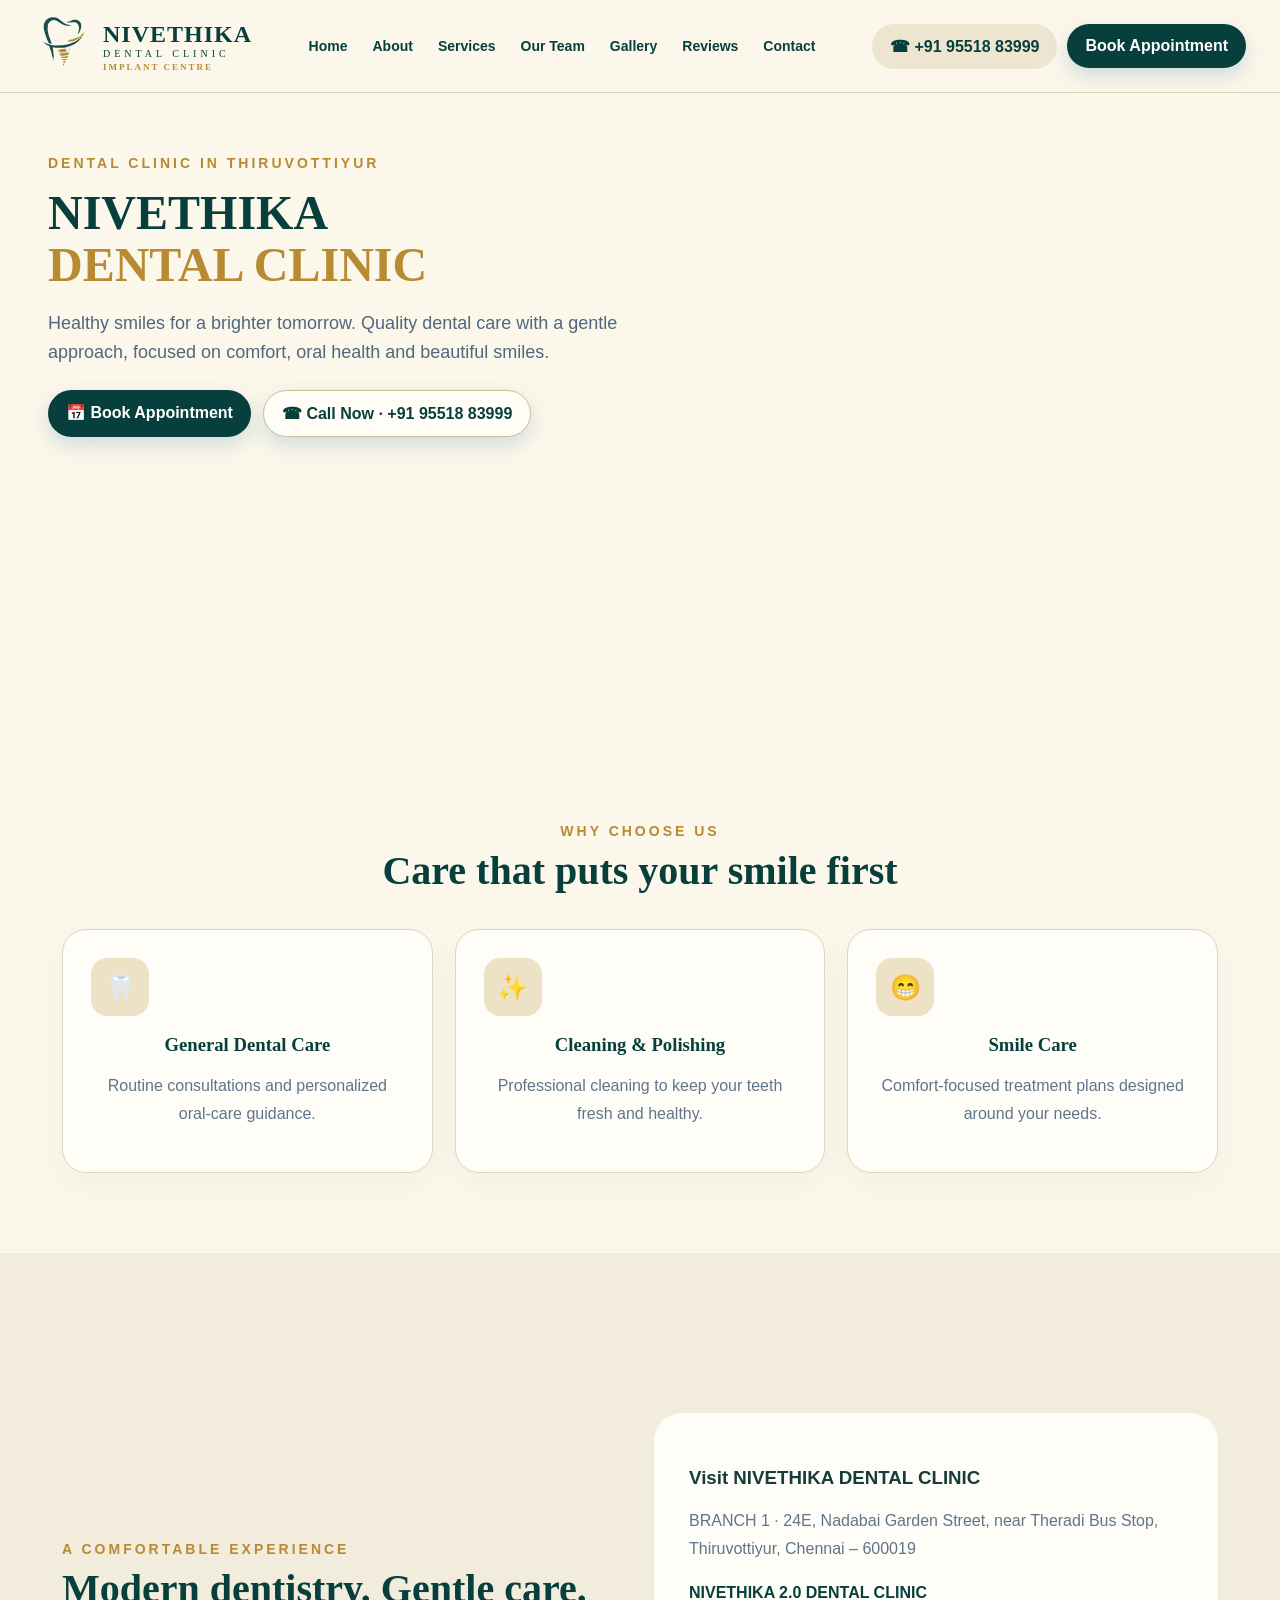
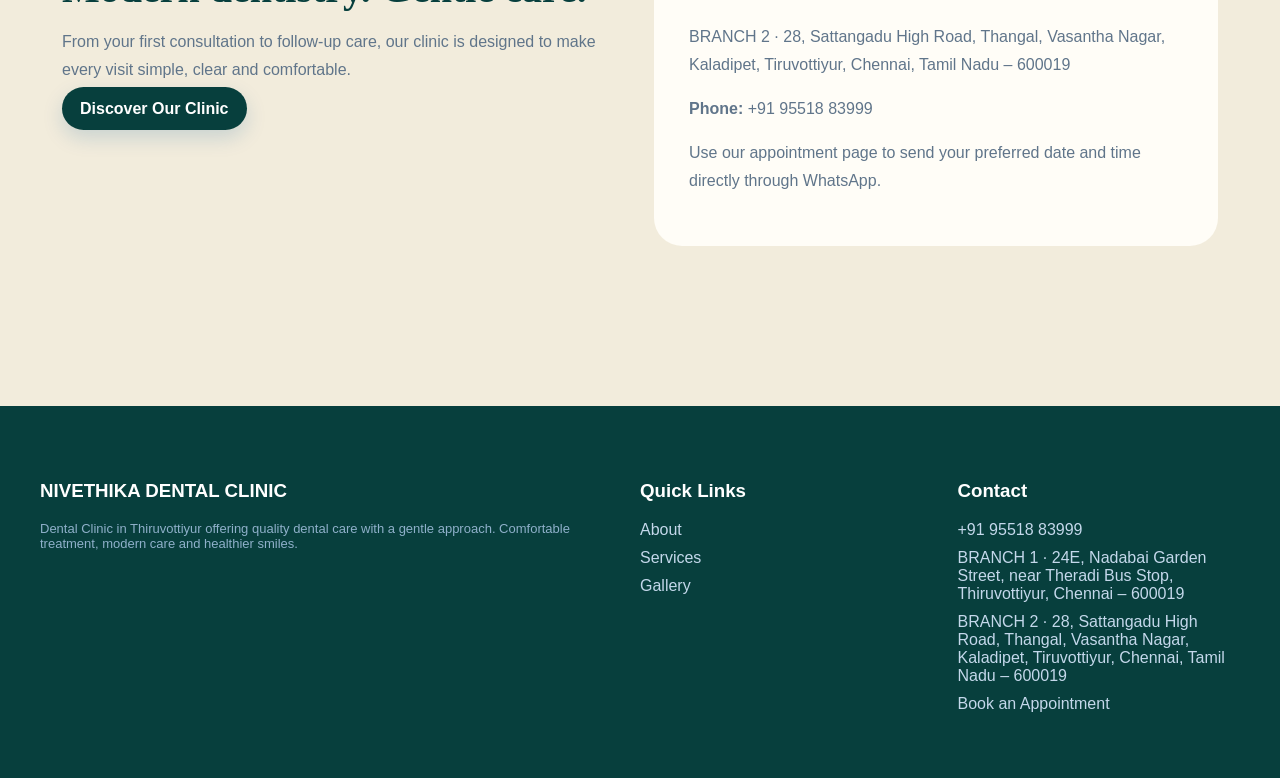
<file: index.html>
<!doctype html><html><head><meta charset="utf-8"><meta name="viewport" content="width=device-width,initial-scale=1"><title>Dental Clinic in Thiruvottiyur – Nivethika Dental Clinic</title><link rel="stylesheet" href="/styles.css"></head><body><div id="header"></div><main><section class="hero"><div class="heroVisual" aria-label="Nivethika Dental Clinic in Thiruvottiyur"><div class="heroVisualImg heroVisualImgOne"></div><div class="heroVisualImg heroVisualImgTwo"></div></div><div class="inner"><div class="eyebrow">DENTAL CLINIC IN THIRUVOTTIYUR</div><h1>NIVETHIKA<br><span>DENTAL CLINIC</span></h1><p class="lead">Healthy smiles for a brighter tomorrow. Quality dental care with a gentle approach, focused on comfort, oral health and beautiful smiles.</p><div class="ctas"><a class="btn" href="/appointment/">📅 Book Appointment</a><a class="btn outline" href="tel:+919551883999">☎ Call Now · +91 95518 83999</a></div></div></section><section class="section center"><div class="eyebrow">WHY CHOOSE US</div><h2>Care that puts your smile first</h2><div class="cards"><div class="card"><div class="icon">🦷</div><h3>General Dental Care</h3><p>Routine consultations and personalized oral-care guidance.</p></div><div class="card"><div class="icon">✨</div><h3>Cleaning & Polishing</h3><p>Professional cleaning to keep your teeth fresh and healthy.</p></div><div class="card"><div class="icon">😁</div><h3>Smile Care</h3><p>Comfort-focused treatment plans designed around your needs.</p></div></div></section><section class="section alt"><div class="section"><div class="grid2"><div><div class="eyebrow">A COMFORTABLE EXPERIENCE</div><h2>Modern dentistry. Gentle care.</h2><p>From your first consultation to follow-up care, our clinic is designed to make every visit simple, clear and comfortable.</p><a class="btn" href="/about/">Discover Our Clinic</a></div><div class="feature"><h3>Visit NIVETHIKA DENTAL CLINIC</h3><p>BRANCH 1 · 24E, Nadabai Garden Street, near Theradi Bus Stop, Thiruvottiyur, Chennai – 600019</p><p class="branch2ClinicName"><strong>NIVETHIKA 2.0 DENTAL CLINIC</strong></p><p>BRANCH 2 · 28, Sattangadu High Road, Thangal, Vasantha Nagar, Kaladipet, Tiruvottiyur, Chennai, Tamil Nadu – 600019</p><p><strong>Phone:</strong> +91 95518 83999</p><p>Use our appointment page to send your preferred date and time directly through WhatsApp.</p></div></div></div></section></main><div id="footer"></div><script>Promise.all([fetch('/header.html').then(r=>r.text()),fetch('/footer.html').then(r=>r.text())]).then(([h,f])=>{header.innerHTML=h;footer.innerHTML=f})</script></body></html>
</file>
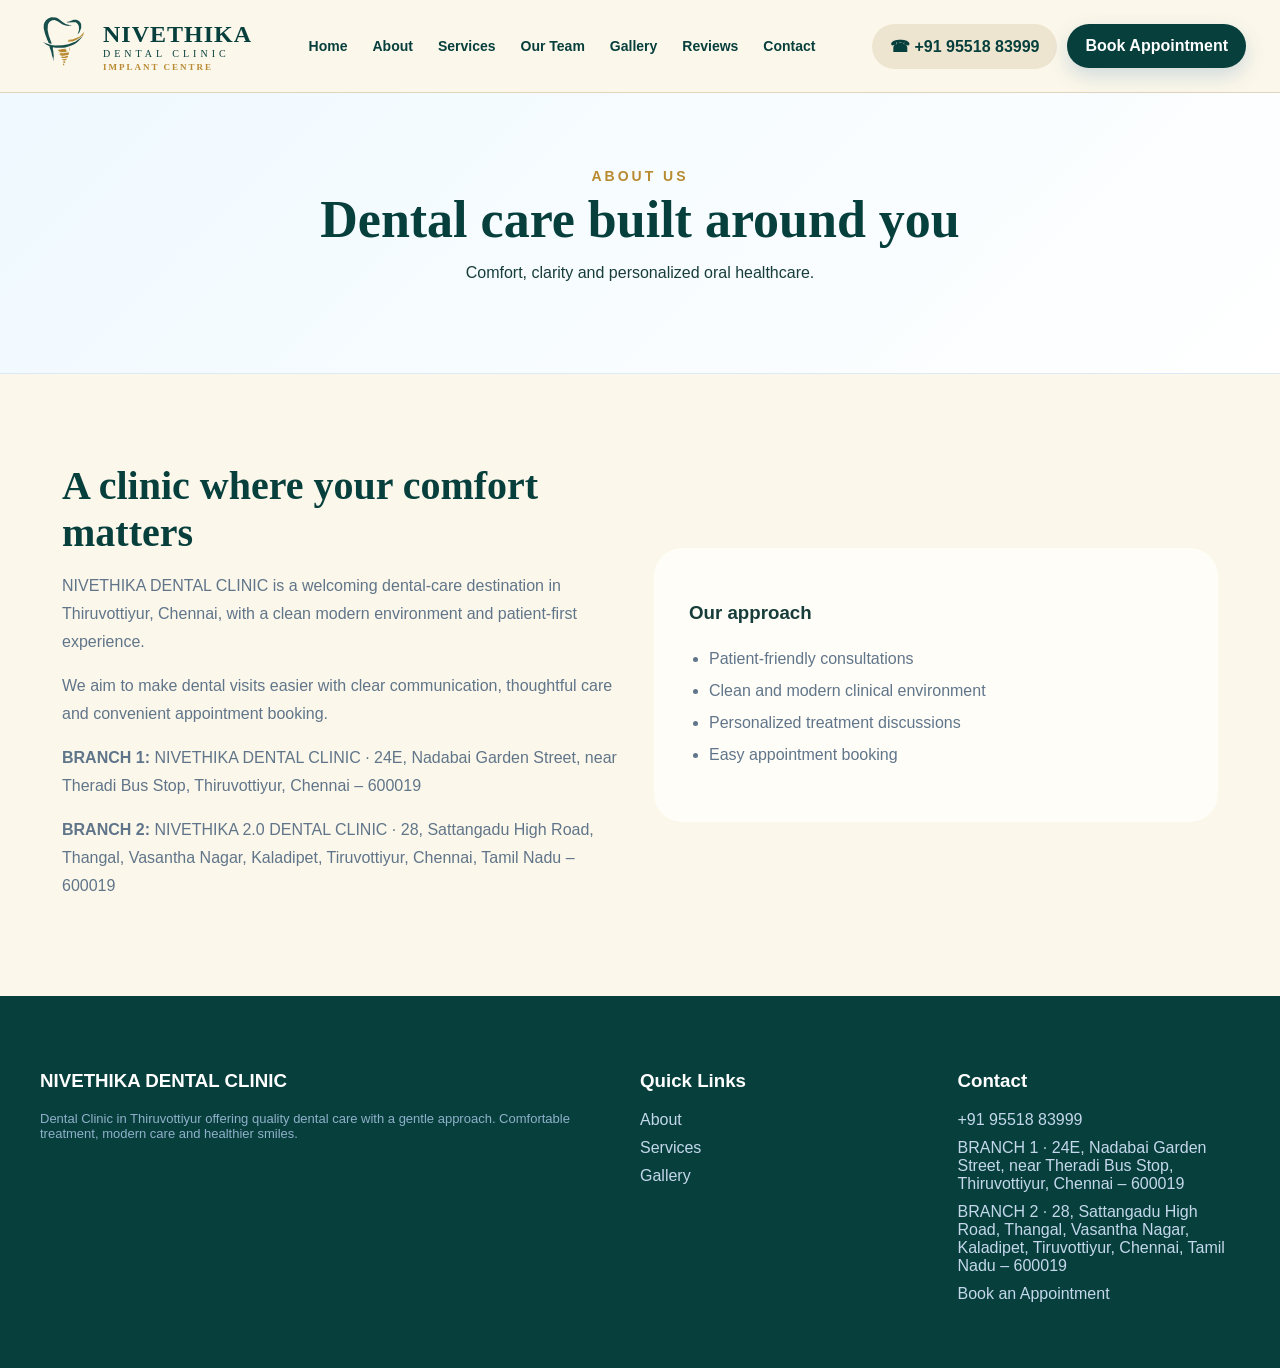
<file: about/index.html>
<!doctype html><html><head><meta charset="utf-8"><meta name="viewport" content="width=device-width,initial-scale=1"><title>About | Nivethika Dental Clinic in Thiruvottiyur</title><link rel="stylesheet" href="/styles.css"></head><body><div id="header"></div><section class="pageHero"><div class="eyebrow">ABOUT US</div><h1>Dental care built around you</h1><p>Comfort, clarity and personalized oral healthcare.</p></section><section class="section"><div class="grid2"><div><h2>A clinic where your comfort matters</h2><p>NIVETHIKA DENTAL CLINIC is a welcoming dental-care destination in Thiruvottiyur, Chennai, with a clean modern environment and patient-first experience.</p><p>We aim to make dental visits easier with clear communication, thoughtful care and convenient appointment booking.</p><p><strong>BRANCH 1:</strong> NIVETHIKA DENTAL CLINIC · 24E, Nadabai Garden Street, near Theradi Bus Stop, Thiruvottiyur, Chennai – 600019</p><p><strong>BRANCH 2:</strong> NIVETHIKA 2.0 DENTAL CLINIC · 28, Sattangadu High Road, Thangal, Vasantha Nagar, Kaladipet, Tiruvottiyur, Chennai, Tamil Nadu – 600019</p></div><div class="feature"><h3>Our approach</h3><ul><li>Patient-friendly consultations</li><li>Clean and modern clinical environment</li><li>Personalized treatment discussions</li><li>Easy appointment booking</li></ul></div></div></section><div id="footer"></div><script>Promise.all([fetch('/header.html').then(r=>r.text()),fetch('/footer.html').then(r=>r.text())]).then(([h,f])=>{header.innerHTML=h;footer.innerHTML=f})</script></body></html>
</file>
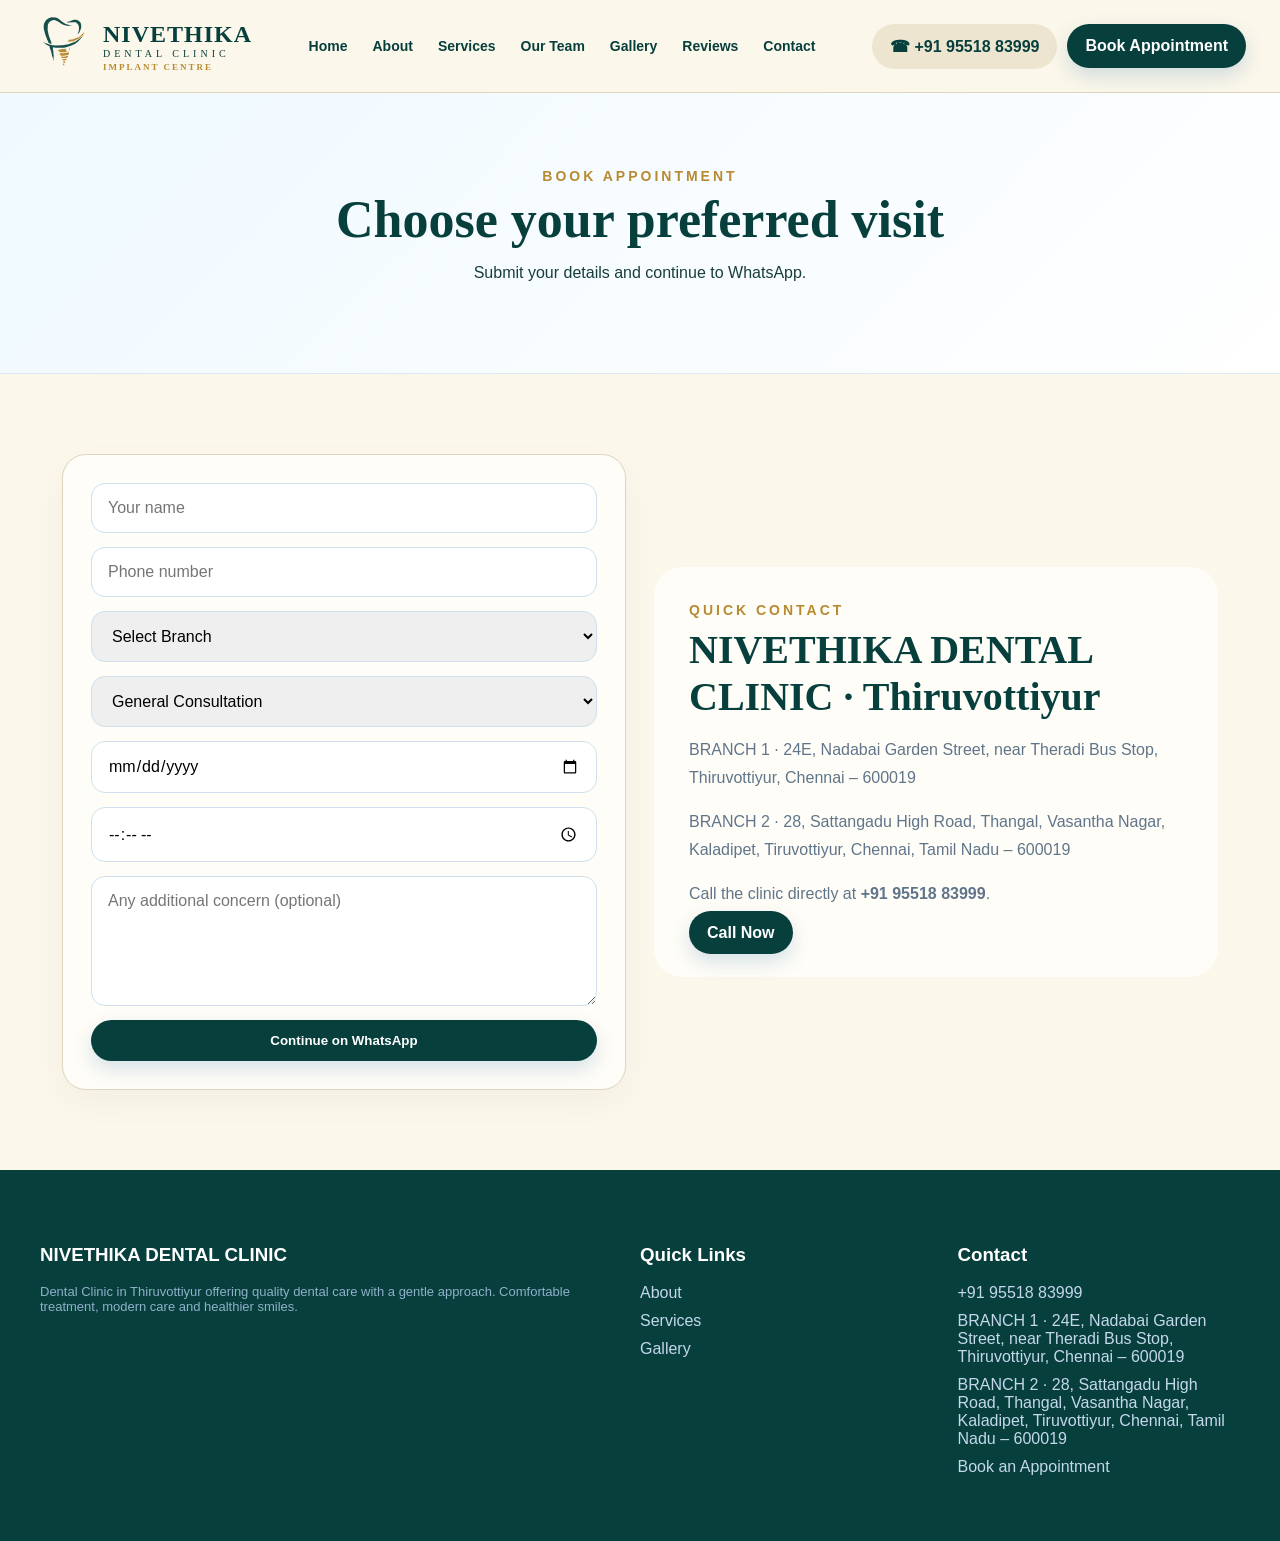
<file: appointment/index.html>
<!doctype html><html><head><meta charset="utf-8"><meta name="viewport" content="width=device-width,initial-scale=1"><title>Book Appointment | Nivethika Dental Clinic in Thiruvottiyur</title><link rel="stylesheet" href="/styles.css"></head><body><div id="header"></div><section class="pageHero"><div class="eyebrow">BOOK APPOINTMENT</div><h1>Choose your preferred visit</h1><p>Submit your details and continue to WhatsApp.</p></section><section class="section"><div class="grid2"><form id="appointmentForm" class="form card"><input name="name" required placeholder="Your name"><input name="phone" required placeholder="Phone number"><select name="branch" required><option value="" selected disabled>Select Branch</option><option>NIVETHIKA DENTAL CLINIC</option><option>NIVETHIKA 2.0 DENTAL CLINIC</option></select><select name="service"><option>General Consultation</option><option>Teeth Cleaning</option><option>Braces & Aligners</option><option>Dental Implants</option><option>Smile Consultation</option></select><input name="date" required type="date"><input name="time" required type="time"><textarea name="message" placeholder="Any additional concern (optional)"></textarea><button class="btn" type="submit">Continue on WhatsApp</button></form><div class="feature"><div class="eyebrow">QUICK CONTACT</div><h2>NIVETHIKA DENTAL CLINIC · Thiruvottiyur</h2><p>BRANCH 1 · 24E, Nadabai Garden Street, near Theradi Bus Stop, Thiruvottiyur, Chennai – 600019</p><p>BRANCH 2 · 28, Sattangadu High Road, Thangal, Vasantha Nagar, Kaladipet, Tiruvottiyur, Chennai, Tamil Nadu – 600019</p><p>Call the clinic directly at <strong>+91 95518 83999</strong>.</p><a class="btn" href="tel:+919551883999">Call Now</a></div></div></section><div id="footer"></div><script>Promise.all([fetch('/header.html').then(r=>r.text()),fetch('/footer.html').then(r=>r.text())]).then(([h,f])=>{header.innerHTML=h;footer.innerHTML=f})</script><script src="/app.js"></script></body></html>
</file>
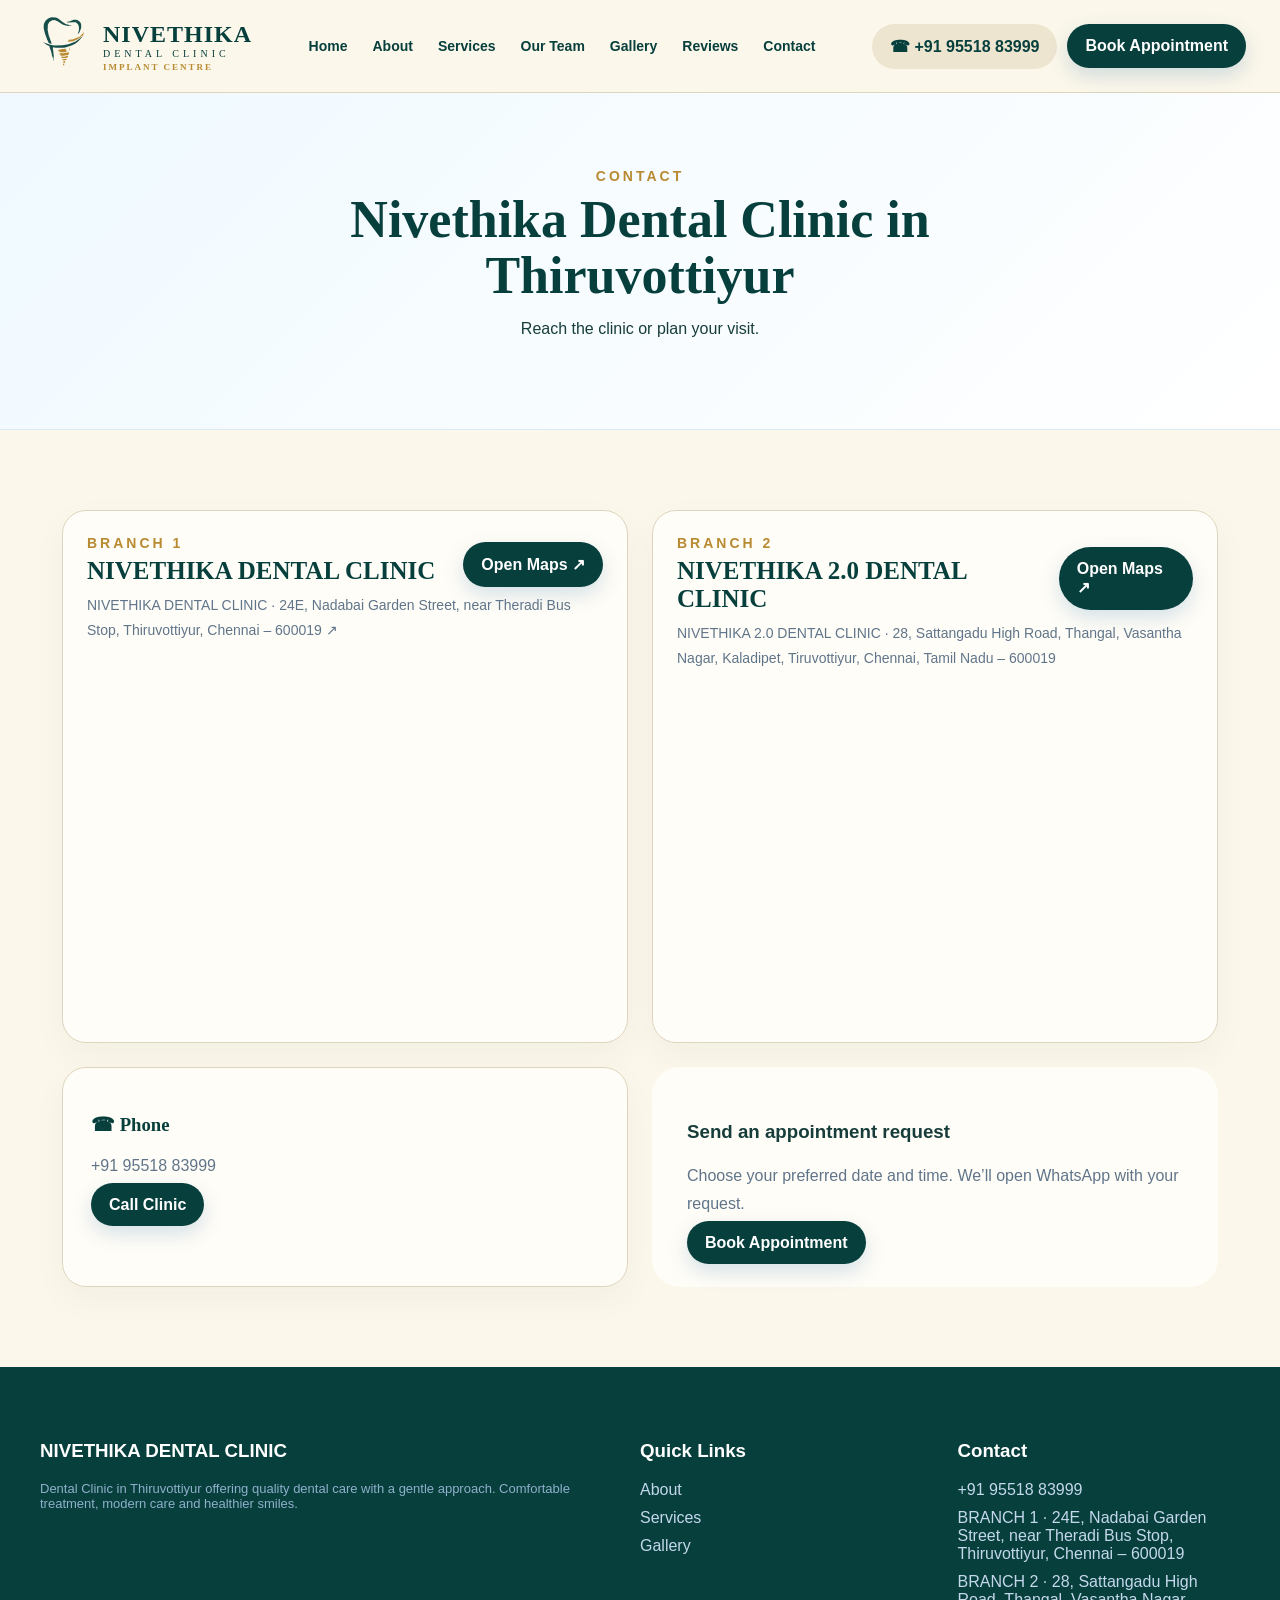
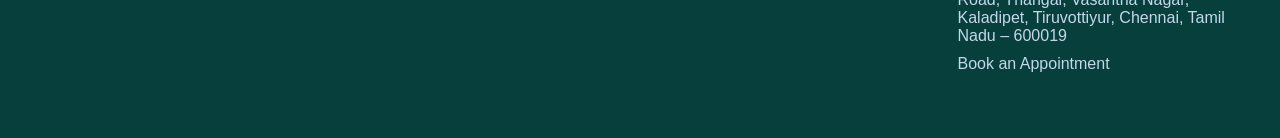
<file: contact/index.html>
<!doctype html><html><head><meta charset="utf-8"><meta name="viewport" content="width=device-width,initial-scale=1"><title>Contact | Dental Clinic in Thiruvottiyur – Nivethika Dental Clinic</title><link rel="stylesheet" href="/styles.css"></head><body><div id="header"></div><section class="pageHero"><div class="eyebrow">CONTACT</div><h1>Nivethika Dental Clinic in Thiruvottiyur</h1><p>Reach the clinic or plan your visit.</p></section><section class="section"><div class="clinicLocations"><article class="locationCard"><div class="locationHead"><div><div class="eyebrow">BRANCH 1</div><h2>NIVETHIKA DENTAL CLINIC</h2></div><a class="btn" target="_blank" rel="noopener" href="https://maps.app.goo.gl/GXd4cprmGbAiKhUX9?g_st=ac">Open Maps ↗</a></div><p><a class="locationAddressLink" target="_blank" rel="noopener" href="https://maps.app.goo.gl/GXd4cprmGbAiKhUX9?g_st=ac">NIVETHIKA DENTAL CLINIC · 24E, Nadabai Garden Street, near Theradi Bus Stop, Thiruvottiyur, Chennai – 600019 ↗</a></p><a class="mapLink" target="_blank" rel="noopener" href="https://maps.app.goo.gl/GXd4cprmGbAiKhUX9?g_st=ac" aria-label="Open NIVETHIKA Dental Clinic Branch 1 in Google Maps"><iframe class="mapFrame" src="https://www.google.com/maps?q=13.1502644,80.2983062&z=17&output=embed" loading="lazy" allowfullscreen referrerpolicy="no-referrer-when-downgrade" title="Nivethika Dental Clinic exact location map"></iframe></a></article><article class="locationCard"><div class="locationHead"><div><div class="eyebrow">BRANCH 2</div><h2>NIVETHIKA 2.0 DENTAL CLINIC</h2></div><a class="btn" target="_blank" rel="noopener" href="https://www.google.com/maps/place/NIVETHIKA+2.0+DENTAL+CLINIC/@13.150425,80.2979671,17z/data=!4m14!1m7!3m6!1s0x3a526f95410d7c2f:0x29cd8101f4b2b54c!2s28,+Sattangadu+High+Rd,+Thangal,+Vasantha+Nagar,+Kaladipet,+Tiruvottiyur,+Chennai,+Tamil+Nadu+600019!3b1!8m2!3d13.150425!4d80.2979671!3m5!1s0x3a526f0fbdf85b45:0x405f76ffaf75ed1f!8m2!3d13.1502644!4d80.2983062!16s%2Fg%2F11nvhsvgr2?entry=ttu">Open Maps ↗</a></div><p>NIVETHIKA 2.0 DENTAL CLINIC · 28, Sattangadu High Road, Thangal, Vasantha Nagar, Kaladipet, Tiruvottiyur, Chennai, Tamil Nadu – 600019</p><iframe class="mapFrame" src="https://www.google.com/maps?q=13.150425,80.2979671&z=17&output=embed" loading="lazy" allowfullscreen referrerpolicy="no-referrer-when-downgrade" title="NIVETHIKA 2.0 Dental Clinic Branch 2 exact location map"></iframe></article></div><div class="contactBottom"><div class="card"><h3>☎ Phone</h3><p>+91 95518 83999</p><a class="btn" href="tel:+919551883999">Call Clinic</a></div><div class="feature"><h3>Send an appointment request</h3><p>Choose your preferred date and time. We’ll open WhatsApp with your request.</p><a class="btn" href="/appointment/">Book Appointment</a></div></div></section><div id="footer"></div><script>Promise.all([fetch('/header.html').then(r=>r.text()),fetch('/footer.html').then(r=>r.text())]).then(([h,f])=>{header.innerHTML=h;footer.innerHTML=f})</script></body></html>
</file>
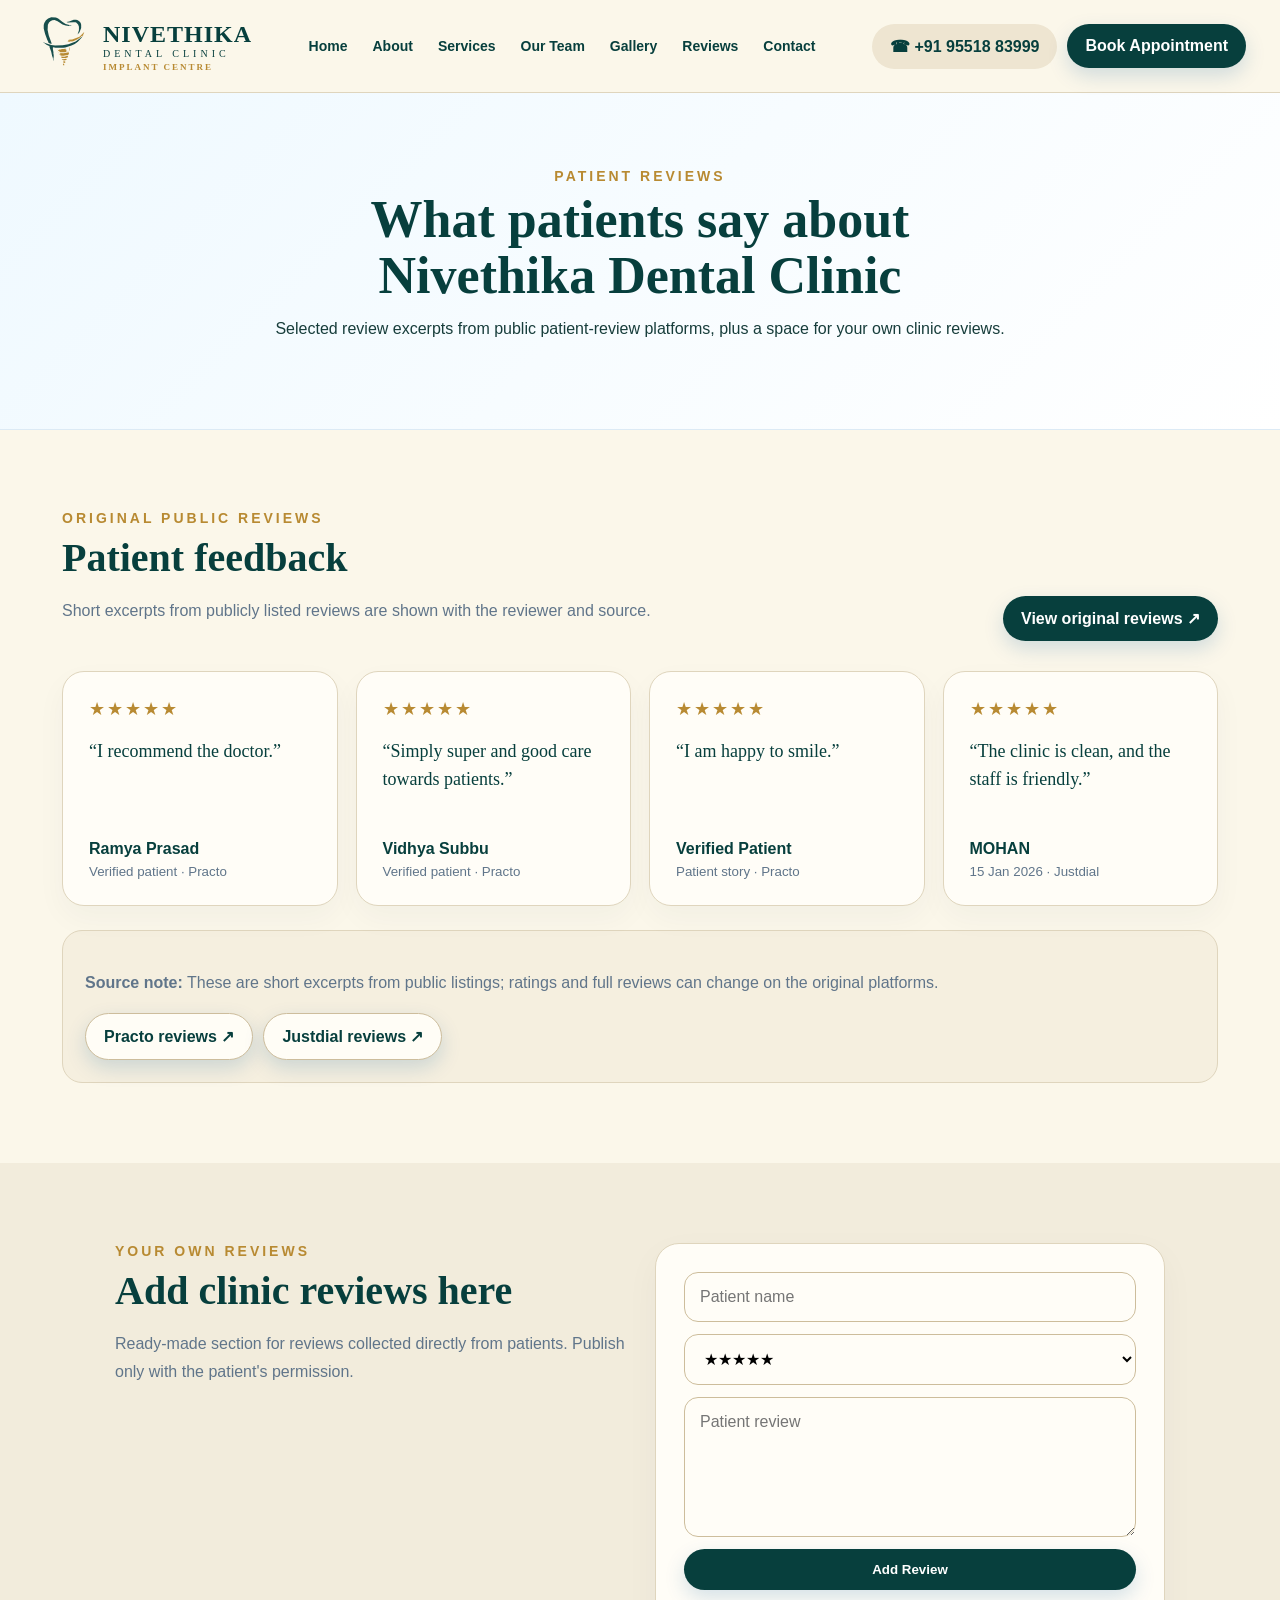
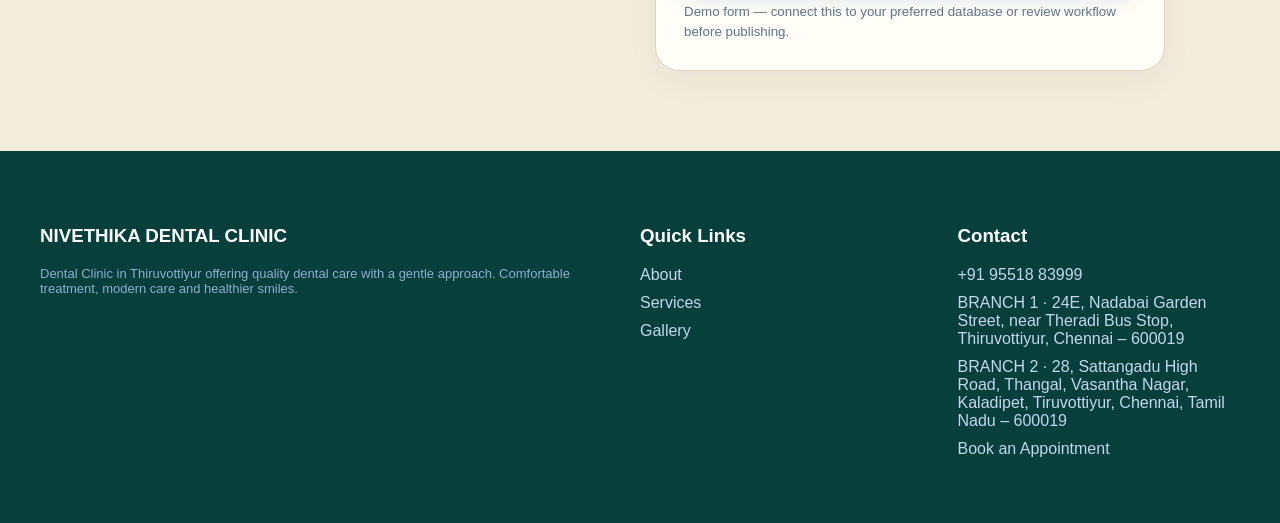
<file: reviews/index.html>
<!doctype html><html><head><meta charset="utf-8"><meta name="viewport" content="width=device-width,initial-scale=1"><title>Reviews | Nivethika Dental Clinic in Thiruvottiyur</title><link rel="stylesheet" href="/styles.css"></head><body><div id="header"></div><section class="pageHero"><div class="eyebrow">PATIENT REVIEWS</div><h1>What patients say about Nivethika Dental Clinic</h1><p>Selected review excerpts from public patient-review platforms, plus a space for your own clinic reviews.</p></section><section class="section"><div class="reviewIntro"><div><div class="eyebrow">ORIGINAL PUBLIC REVIEWS</div><h2>Patient feedback</h2><p>Short excerpts from publicly listed reviews are shown with the reviewer and source.</p></div><a class="btn" target="_blank" rel="noopener" href="https://www.practo.com/Chennai/clinic/nivethika-dental-clinic-thiruvottiyur-thiruvottiyur">View original reviews ↗</a></div><div class="reviewGrid"><article class="reviewCard"><div class="stars">★★★★★</div><p>“I recommend the doctor.”</p><strong>Ramya Prasad</strong><small>Verified patient · Practo</small></article><article class="reviewCard"><div class="stars">★★★★★</div><p>“Simply super and good care towards patients.”</p><strong>Vidhya Subbu</strong><small>Verified patient · Practo</small></article><article class="reviewCard"><div class="stars">★★★★★</div><p>“I am happy to smile.”</p><strong>Verified Patient</strong><small>Patient story · Practo</small></article><article class="reviewCard"><div class="stars">★★★★★</div><p>“The clinic is clean, and the staff is friendly.”</p><strong>MOHAN</strong><small>15 Jan 2026 · Justdial</small></article></div><div class="reviewSource"><p><strong>Source note:</strong> These are short excerpts from public listings; ratings and full reviews can change on the original platforms.</p><div class="sourceLinks"><a class="btn outline" target="_blank" rel="noopener" href="https://www.practo.com/Chennai/clinic/nivethika-dental-clinic-thiruvottiyur-thiruvottiyur">Practo reviews ↗</a><a class="btn outline" target="_blank" rel="noopener" href="https://www.justdial.com/Chennai/Dentists-in-Tiruvottiyur/nct-10156331">Justdial reviews ↗</a></div></div></section><section class="section alt"><div class="reviewBuilder"><div><div class="eyebrow">YOUR OWN REVIEWS</div><h2>Add clinic reviews here</h2><p>Ready-made section for reviews collected directly from patients. Publish only with the patient's permission.</p></div><div class="reviewForm card"><input placeholder="Patient name"><select><option>★★★★★</option><option>★★★★☆</option><option>★★★☆☆</option><option>★★☆☆☆</option><option>★☆☆☆☆</option></select><textarea placeholder="Patient review"></textarea><button class="btn" type="button">Add Review</button><small>Demo form — connect this to your preferred database or review workflow before publishing.</small></div></div></section><div id="footer"></div><script>Promise.all([fetch('/header.html').then(r=>r.text()),fetch('/footer.html').then(r=>r.text())]).then(([h,f])=>{header.innerHTML=h;footer.innerHTML=f})</script></body></html>
</file>
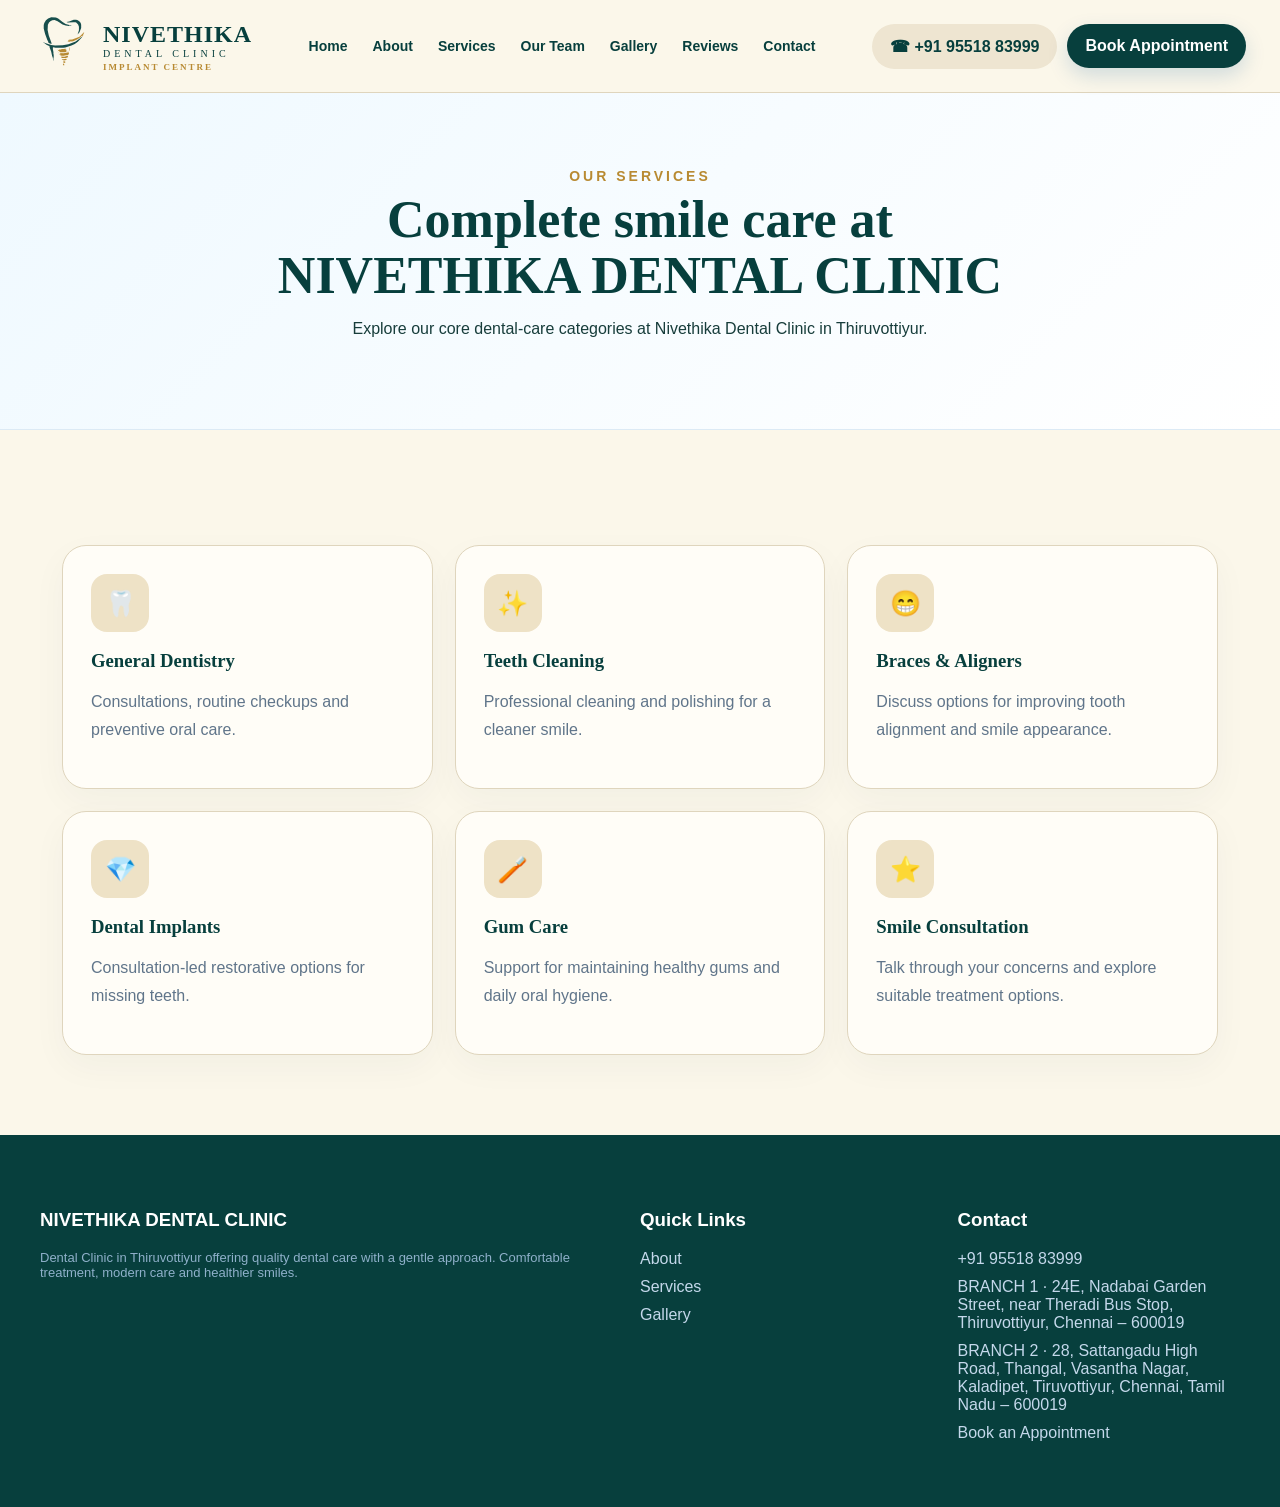
<file: services/index.html>
<!doctype html><html><head><meta charset="utf-8"><meta name="viewport" content="width=device-width,initial-scale=1"><title>Dental Services | Nivethika Dental Clinic in Thiruvottiyur</title><link rel="stylesheet" href="/styles.css"></head><body><div id="header"></div><section class="pageHero"><div class="eyebrow">OUR SERVICES</div><h1>Complete smile care at NIVETHIKA DENTAL CLINIC</h1><p>Explore our core dental-care categories at Nivethika Dental Clinic in Thiruvottiyur.</p></section><section class="section"><div class="cards"><div class="card"><div class="icon">🦷</div><h3>General Dentistry</h3><p>Consultations, routine checkups and preventive oral care.</p></div><div class="card"><div class="icon">✨</div><h3>Teeth Cleaning</h3><p>Professional cleaning and polishing for a cleaner smile.</p></div><div class="card"><div class="icon">😁</div><h3>Braces & Aligners</h3><p>Discuss options for improving tooth alignment and smile appearance.</p></div><div class="card"><div class="icon">💎</div><h3>Dental Implants</h3><p>Consultation-led restorative options for missing teeth.</p></div><div class="card"><div class="icon">🪥</div><h3>Gum Care</h3><p>Support for maintaining healthy gums and daily oral hygiene.</p></div><div class="card"><div class="icon">⭐</div><h3>Smile Consultation</h3><p>Talk through your concerns and explore suitable treatment options.</p></div></div></section><div id="footer"></div><script>Promise.all([fetch('/header.html').then(r=>r.text()),fetch('/footer.html').then(r=>r.text())]).then(([h,f])=>{header.innerHTML=h;footer.innerHTML=f})</script></body></html>
</file>
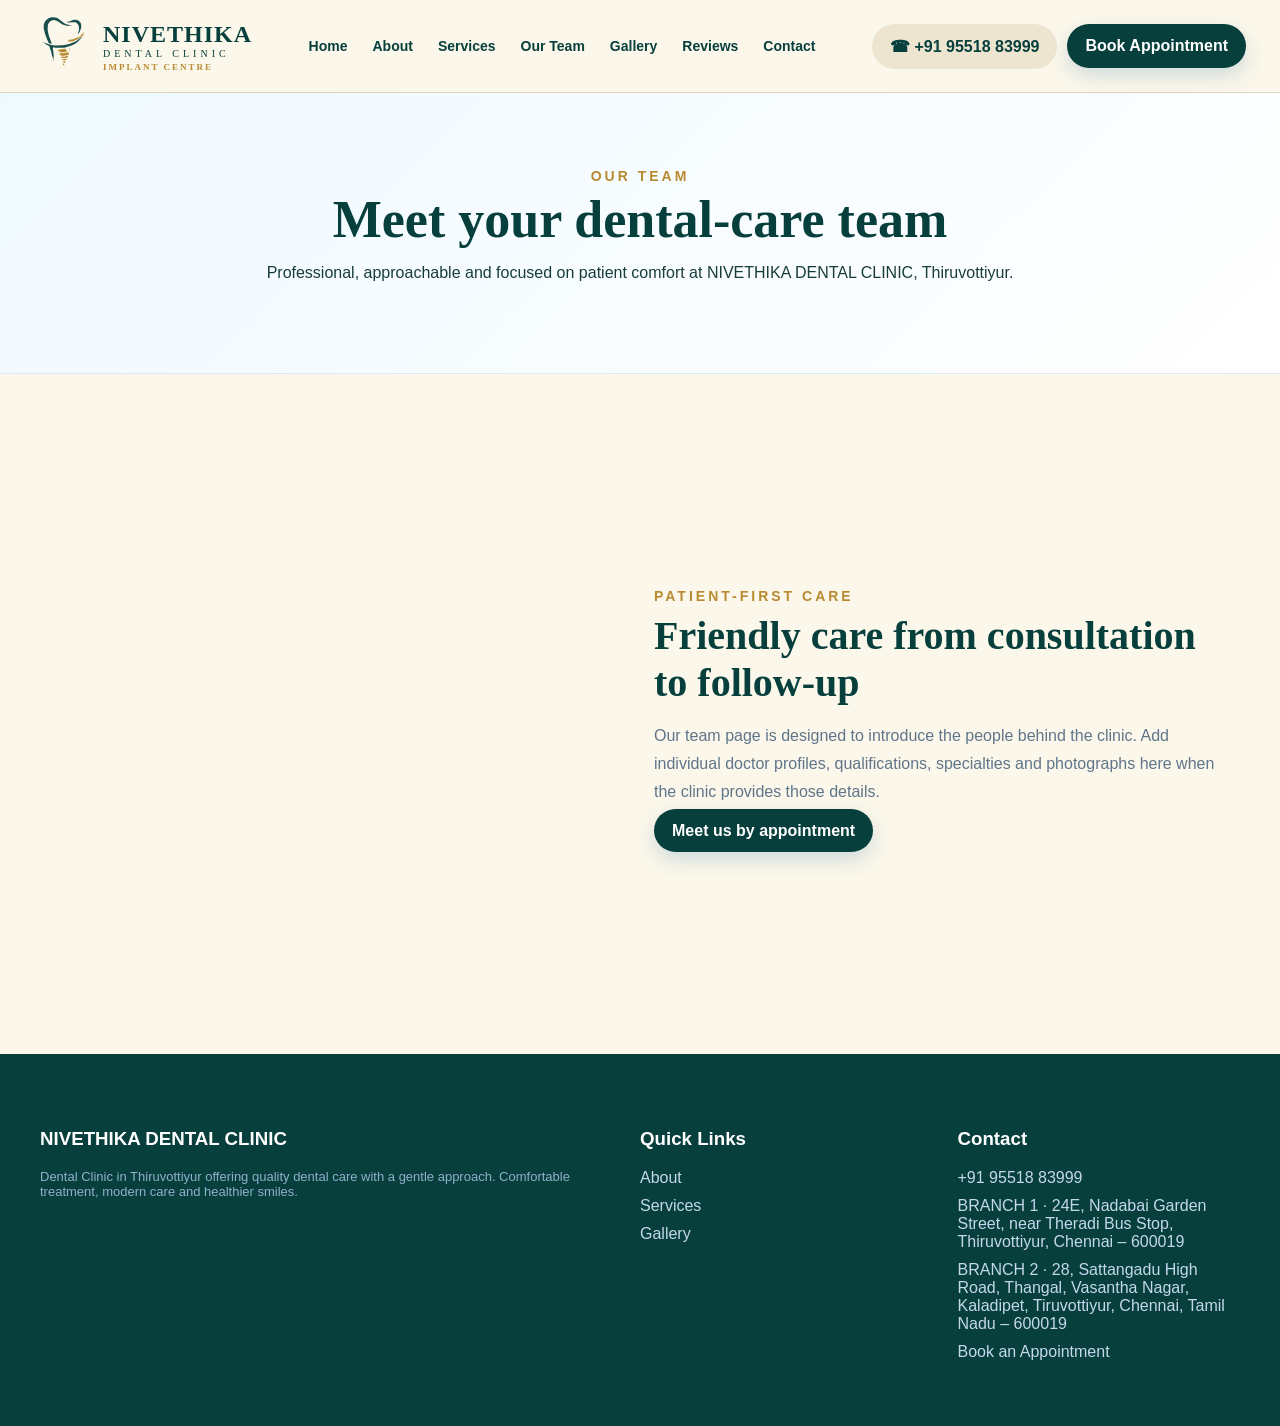
<file: team/index.html>
<!doctype html><html><head><meta charset="utf-8"><meta name="viewport" content="width=device-width,initial-scale=1"><title>Our Team | Nivethika Dental Clinic in Thiruvottiyur</title><link rel="stylesheet" href="/styles.css"></head><body><div id="header"></div><section class="pageHero"><div class="eyebrow">OUR TEAM</div><h1>Meet your dental-care team</h1><p>Professional, approachable and focused on patient comfort at NIVETHIKA DENTAL CLINIC, Thiruvottiyur.</p></section><section class="section"><div class="grid2"><div class="teamvisual"></div><div><div class="eyebrow">PATIENT-FIRST CARE</div><h2>Friendly care from consultation to follow-up</h2><p>Our team page is designed to introduce the people behind the clinic. Add individual doctor profiles, qualifications, specialties and photographs here when the clinic provides those details.</p><a class="btn" href="/appointment/">Meet us by appointment</a></div></div></section><div id="footer"></div><script>Promise.all([fetch('/header.html').then(r=>r.text()),fetch('/footer.html').then(r=>r.text())]).then(([h,f])=>{header.innerHTML=h;footer.innerHTML=f})</script></div></body></html>
</file>
<file: styles.css>
:root{--blue:#07579b;--navy:#0b3157;--sky:#eaf6ff;--text:#17324d;--muted:#60758a;--white:#fff;--line:#dceaf5}*{box-sizing:border-box}html{scroll-behavior:smooth}body{margin:0;font-family:Inter,Arial,sans-serif;color:var(--text);background:#fff}a{text-decoration:none;color:inherit}.nav{position:sticky;top:0;z-index:20;background:rgba(255,255,255,.97);backdrop-filter:blur(12px);border-bottom:1px solid var(--line)}.navin{max-width:1350px;margin:auto;padding:14px 36px;display:flex;align-items:center;justify-content:space-between;gap:20px}.logo{font-weight:900;color:var(--navy);font-size:22px;letter-spacing:-.7px}.logo small{display:block;font-size:10px;letter-spacing:4px;color:#6d8295;font-weight:600;margin-top:2px}.links{display:flex;gap:25px;font-size:14px;font-weight:700;color:#31475d}.links a:hover,.links .active{color:var(--blue)}.actions{display:flex;gap:10px;align-items:center}.pill,.btn{border:0;border-radius:999px;padding:13px 18px;font-weight:800;cursor:pointer}.pill{background:#eaf5ff;color:var(--blue)}.btn{background:var(--blue);color:#fff;box-shadow:0 8px 20px #07579b2b}.hero{min-height:610px;overflow:hidden;background:#f7fcff url('https://images.pexels.com/photos/4269489/pexels-photo-4269489.jpeg?auto=compress&cs=tinysrgb&w=2000') right center/auto 100% no-repeat;position:relative}.hero:before{content:"";position:absolute;inset:0;background:linear-gradient(90deg,#f7fcff 0%,#f7fcfff5 30%,#f7fcffcc 43%,#f7fcff55 58%,transparent 74%);pointer-events:none}.hero .inner{position:relative;z-index:1;max-width:1350px;margin:auto;padding:78px 42px 55px}.eyebrow{font-size:14px;letter-spacing:3px;font-weight:800;color:var(--blue)}h1{font-size:58px;line-height:.98;max-width:650px;margin:16px 0;color:#102d4a}h1 span{color:#0877c9}.lead{font-size:18px;line-height:1.65;max-width:600px;color:#50677d}.ctas{display:flex;gap:12px;flex-wrap:wrap;margin-top:22px}.outline{background:#fff;color:var(--blue);border:1px solid #b9d8ee}.section{max-width:1200px;margin:auto;padding:80px 22px}.section.alt{max-width:none;background:#f5fbff}.section h2{font-size:40px;margin:8px 0 14px;color:var(--navy)}.section p{color:var(--muted);line-height:1.75}.center{text-align:center}.cards{display:grid;grid-template-columns:repeat(3,1fr);gap:22px;margin-top:35px}.card{padding:28px;border:1px solid var(--line);border-radius:24px;background:#fff;box-shadow:0 12px 35px #17324d0a}.icon{width:58px;height:58px;border-radius:16px;background:var(--sky);display:grid;place-items:center;font-size:25px}.card h3{margin:18px 0 8px;color:var(--navy)}.pageHero{background:linear-gradient(135deg,#eff9ff,#fff);padding:75px 22px;text-align:center;border-bottom:1px solid var(--line)}.pageHero h1{font-size:52px;margin:8px auto 15px}.grid2{display:grid;grid-template-columns:1fr 1fr;gap:28px;align-items:center}.feature{background:#f5fbff;border-radius:28px;padding:35px}.feature ul{padding-left:20px;color:var(--muted);line-height:2}.gallery{display:grid;grid-template-columns:repeat(3,1fr);gap:18px}.galleryImg{display:block;width:100%;aspect-ratio:4/3;border-radius:20px;object-fit:cover;object-position:center;box-shadow:0 12px 30px #17324d18;transition:transform .3s ease,box-shadow .3s ease}.galleryImg:hover{transform:translateY(-4px);box-shadow:0 18px 36px #17324d25}.teamvisual{width:100%;min-height:520px;border-radius:28px;background:url('https://images.unsplash.com/photo-1606811971618-4486d14f3f99?auto=format&fit=crop&w=1200&q=85') center/cover}.form{display:grid;gap:14px}.form input,.form textarea,.form select{width:100%;padding:15px 16px;border:1px solid #cfe0ec;border-radius:14px;font:inherit}.form textarea{min-height:130px}.footer{background:#092c4e;color:#dcecff;padding:55px 22px}.footerin{max-width:1200px;margin:auto;display:grid;grid-template-columns:2fr 1fr 1fr;gap:35px}.footer h3{color:#fff}.footer a{display:block;margin:10px 0;color:#c4d8eb}.small{font-size:13px;color:#8fb0ca}.mobile{display:none}@media(max-width:850px){.links,.actions .pill{display:none}.mobile{display:block}.hero{min-height:650px;background:#f7fcff url('https://images.pexels.com/photos/4269489/pexels-photo-4269489.jpeg?auto=compress&cs=tinysrgb&w=2000') center bottom/auto 62% no-repeat}.hero:before{background:linear-gradient(180deg,#f7fcfff7 0%,#f7fcffdf 48%,#ffffff22 100%)}.hero .inner{padding:50px 24px 45px}h1{font-size:40px}.lead{font-size:17px}.cards,.grid2,.gallery,.footerin{grid-template-columns:1fr}.section{padding:55px 20px}.pageHero h1{font-size:40px}.logo{font-size:19px}}@import url('https://fonts.googleapis.com/css2?family=Cinzel:wght@500;600;700;800&family=Montserrat:wght@400;500;600;700;800&display=swap');
body{font-family:Montserrat,Arial,sans-serif;background:#fbf7ea;color:#173d3b}
.nav{background:#fbf7ea;border-bottom:1px solid #dfd5bd}
.navin{max-width:1400px;padding:12px 34px}
.brand{display:flex;align-items:center;gap:10px;color:#073f3d}
.brandIcon{font-size:42px;color:#b88a32;line-height:1}
.brandText strong{display:block;font-family:Cinzel,serif;font-size:24px;letter-spacing:1px}
.brandText em{font-style:normal;color:#b88a32}.brandText small{display:block;font-family:Cinzel,serif;font-size:10px;letter-spacing:4px}.brandText b{display:block;color:#b88a32;font-family:Cinzel,serif;font-size:9px;letter-spacing:2px;margin-top:3px}
.links{color:#073f3d}.links a:hover,.links .active{color:#b88a32}.pill{background:#eee5d1;color:#073f3d}.btn{background:#073f3d}
.hero{min-height:650px;background:linear-gradient(90deg,#fbf7eaf7 0%,#fbf7eae8 43%,#fbf7ea8c 62%,#ffffff00 82%),url('https://images.pexels.com/photos/4269489/pexels-photo-4269489.jpeg?auto=compress&cs=tinysrgb&w=2000') right center/auto 100% no-repeat}
.hero .inner{max-width:1400px;padding:62px 48px 55px}.eyebrow{color:#b88a32}
h1{font-family:Cinzel,serif;font-size:48px;line-height:1.08;max-width:760px;color:#073f3d}h1 span{color:#b88a32}
.heroTag{font-family:Cinzel,serif;color:#073f3d;font-size:18px;font-weight:600}.doctor{font-family:Cinzel,serif;font-size:34px;font-weight:800;letter-spacing:2px;color:#073f3d;margin:0}.role{font-size:15px;font-weight:700;color:#354d4b}.role i{color:#b88a32;font-style:normal;margin:0 8px}
.heroInfo{display:grid;grid-template-columns:1fr 1fr 1fr;max-width:950px;border:1px solid #cdbd9c;background:#fffdf6;border-radius:8px;overflow:hidden}.heroInfo>div{padding:12px 18px;border-right:1px solid #d8cdb5}.heroInfo>div:last-child{border-right:0}.heroInfo strong,.heroBottom strong{display:inline-block;background:#073f3d;color:#fff;padding:4px 11px;border-radius:4px;font-size:11px;letter-spacing:1px}.heroInfo p{font-size:13px;line-height:1.5;font-weight:600;margin:7px 0 0}.heroInfo .phone p{font-size:22px;color:#073f3d;font-weight:900;letter-spacing:1px}
.heroBottom{display:grid;grid-template-columns:1fr .8fr 1.7fr;max-width:1050px;background:#073f3d;color:#fff;border-radius:0 0 8px 8px}.heroBottom>div{padding:14px 18px;border-right:1px solid #b89a5b}.heroBottom>div:last-child{border-right:0}.heroBottom strong{background:transparent;color:#e3c36d;padding:0}.heroBottom p{font-size:12px;line-height:1.55;margin:6px 0;font-weight:600}
.section h2{font-family:Cinzel,serif;color:#073f3d}.card{border-color:#dfd5bd;background:#fffdf7}.icon{background:#eee2c6;color:#b88a32}.card h3{font-family:Cinzel,serif;color:#073f3d}.outline{background:#fffdf6;color:#073f3d;border-color:#cdbd9c}.section.alt{background:#f2ecdc}.feature{background:#fffdf7;border-color:#dfd5bd}.footer{background:#073f3d}
@media(max-width:850px){.hero{min-height:820px;background:linear-gradient(180deg,#fbf7eaf7 0%,#fbf7eae8 47%,#fbf7ea55 70%,#ffffff00 100%),url('https://images.pexels.com/photos/4269489/pexels-photo-4269489.jpeg?auto=compress&cs=tinysrgb&w=2000') center bottom/auto 48% no-repeat}.heroInfo,.heroBottom{grid-template-columns:1fr}.heroInfo>div,.heroBottom>div{border-right:0;border-bottom:1px solid #d8cdb5}.heroBottom>div:last-child{border-bottom:0}.doctor{font-size:25px}.brandText strong{font-size:18px}.brandIcon{font-size:32px}}
/* HOME HERO — two dental treatment images side by side */
.hero{background:#fbf7ea;position:relative}
.hero:before{content:"";position:absolute;inset:0;background:linear-gradient(90deg,#fbf7eaff 0%,#fbf7eaf5 34%,#fbf7eab8 49%,#fbf7ea33 66%,transparent 82%);pointer-events:none;z-index:1}
.heroVisual{position:absolute;right:0;top:0;width:52%;height:100%;display:grid;grid-template-columns:1fr 1fr;gap:10px;z-index:0}
.heroVisualImg{background-position:center;background-size:cover;background-repeat:no-repeat;min-width:0}
.heroVisualImgOne{background-image:url('https://images.pexels.com/photos/4269489/pexels-photo-4269489.jpeg?auto=compress&cs=tinysrgb&w=1400')}
.heroVisualImgTwo{background-image:url('https://images.pexels.com/photos/4269943/pexels-photo-4269943.jpeg?auto=compress&cs=tinysrgb&w=1400')}
.hero .inner{z-index:2}
@media(max-width:850px){.hero{min-height:900px}.hero:before{background:linear-gradient(180deg,#fbf7eaff 0%,#fbf7eae8 47%,#fbf7ea55 66%,transparent 100%)}.heroVisual{top:auto;bottom:0;width:100%;height:46%;grid-template-columns:1fr 1fr;gap:6px}.heroVisualImgOne,.heroVisualImgTwo{background-position:center}.hero .inner{padding-bottom:430px}}

/* Logo image */
.brandLogo{width:58px;height:68px;object-fit:contain;display:block;flex:0 0 auto}
.brand{display:flex;align-items:center;gap:11px;color:#073f3d}
.brandText{display:block}
@media(max-width:850px){.brandLogo{width:44px;height:54px}.brand{gap:8px}.brandText strong{font-size:18px}.brandText small{font-size:8px;letter-spacing:3px}.brandText b{font-size:7px}}

/* LOCATION MAPS */
.clinicLocations{display:grid;grid-template-columns:1fr 1fr;gap:24px}.locationCard{padding:24px;border:1px solid #dfd5bd;border-radius:24px;background:#fffdf7;box-shadow:0 12px 35px #17324d0a}.locationHead{display:flex;align-items:center;justify-content:space-between;gap:16px}.locationHead h2{font-size:25px;margin:6px 0 8px}.locationCard>p{margin:0 0 18px;font-size:14px}.mapFrame{display:block;width:100%;height:330px;border:0;border-radius:18px}.contactBottom{display:grid;grid-template-columns:1fr 1fr;gap:24px;margin-top:24px}.contactBottom .card{margin:0}
@media(max-width:850px){.clinicLocations,.contactBottom{grid-template-columns:1fr}.locationHead{align-items:flex-start;flex-direction:column}.mapFrame{height:300px}}

/* REVIEWS */
.reviewIntro{display:flex;align-items:end;justify-content:space-between;gap:28px;margin-bottom:30px}.reviewIntro h2,.reviewBuilder h2{margin-bottom:10px}.reviewGrid{display:grid;grid-template-columns:repeat(4,1fr);gap:18px}.reviewCard{padding:26px;border:1px solid #dfd5bd;border-radius:22px;background:#fffdf7;box-shadow:0 12px 30px #17324d0a}.reviewCard .stars{color:#b88a32;letter-spacing:2px;font-size:18px;margin-bottom:16px}.reviewCard p{font-family:Cinzel,serif;color:#073f3d;font-size:18px;line-height:1.55;min-height:84px}.reviewCard strong{display:block;color:#073f3d;margin-top:18px}.reviewCard small{display:block;color:#60758a;margin-top:6px}.reviewSource{margin-top:24px;padding:22px;border:1px solid #dfd5bd;border-radius:20px;background:#f5efdf}.sourceLinks{display:flex;gap:10px;flex-wrap:wrap}.reviewBuilder{max-width:1050px;margin:auto;display:grid;grid-template-columns:1fr 1fr;gap:30px;align-items:start}.reviewForm{display:grid;gap:12px}.reviewForm input,.reviewForm textarea,.reviewForm select{width:100%;padding:15px;border:1px solid #cdbd9c;border-radius:14px;background:#fffdf7;font:inherit}.reviewForm textarea{min-height:140px;resize:vertical}.reviewForm small{color:#60758a;line-height:1.5}@media(max-width:1000px){.reviewGrid{grid-template-columns:repeat(2,1fr)}}@media(max-width:850px){.reviewIntro,.reviewBuilder{grid-template-columns:1fr;display:grid}.reviewGrid{grid-template-columns:1fr}.reviewCard p{min-height:auto}.sourceLinks{flex-direction:column}.sourceLinks .btn{width:100%;text-align:center}}

/* MOBILE SIDE MENU */
.mobileMenuToggle{position:absolute;opacity:0;pointer-events:none;width:1px;height:1px}
.mobileMenuButton,.mobileMenu,.mobileMenuOverlay{display:none}

@media(max-width:850px){
  .navin{padding:10px 16px;min-height:72px}
  .mobile{display:none!important}
  .mobileMenuButton{
    display:flex;
    width:48px;
    height:48px;
    flex:0 0 48px;
    margin-left:auto;
    border-radius:10px;
    background:#073f3d;
    border:1px solid #073f3d;
    align-items:center;
    justify-content:center;
    flex-direction:column;
    gap:5px;
    cursor:pointer;
    box-shadow:0 6px 18px #073f3d2b;
    position:relative;
    z-index:1002;
  }
  .mobileMenuButton span{
    display:block;
    width:25px;
    height:3px;
    border-radius:2px;
    background:#fff;
  }
  .mobileMenu{
    display:block;
    position:fixed;
    top:0;
    right:0;
    width:min(88vw,360px);
    height:100dvh;
    padding:24px 20px 28px;
    background:#fbf7ea;
    border-left:1px solid #dfd5bd;
    box-shadow:-18px 0 45px #073f3d2b;
    transform:translateX(105%);
    transition:transform .28s ease;
    z-index:1001;
    overflow-y:auto;
  }
  .mobileMenuTop{
    display:flex;
    align-items:center;
    justify-content:space-between;
    gap:16px;
    padding:6px 2px 22px;
    border-bottom:1px solid #dfd5bd;
  }
  .mobileMenuTop strong{
    display:block;
    font-family:Cinzel,serif;
    font-size:21px;
    letter-spacing:1px;
    color:#073f3d;
  }
  .mobileMenuTop small{
    display:block;
    margin-top:3px;
    font-family:Cinzel,serif;
    font-size:9px;
    letter-spacing:3px;
    color:#b88a32;
  }
  .mobileMenuClose{
    width:42px;
    height:42px;
    border:1px solid #cdbd9c;
    border-radius:10px;
    display:grid;
    place-items:center;
    font-size:30px;
    line-height:1;
    color:#073f3d;
    cursor:pointer;
  }
  .mobileMenuLinks{
    display:grid;
    gap:9px;
    padding:22px 0 18px;
  }
  .mobileMenuLinks a{
    display:flex;
    align-items:center;
    min-height:52px;
    padding:14px 16px;
    border:1px solid #dfd5bd;
    border-radius:12px;
    background:#fffdf7;
    color:#073f3d;
    font-size:15px;
    font-weight:800;
    transition:background .2s ease,transform .2s ease,border-color .2s ease;
  }
  .mobileMenuLinks a:active{
    background:#eee5d1;
    border-color:#b88a32;
    transform:scale(.98);
  }
  .mobileMenuAppointment{
    display:flex;
    align-items:center;
    justify-content:center;
    min-height:52px;
    padding:14px 16px;
    border-radius:12px;
    background:#073f3d;
    color:#fff;
    font-weight:800;
    text-align:center;
    box-shadow:0 8px 20px #073f3d2b;
  }
  .mobileMenuPhone{
    display:block;
    margin-top:10px;
    padding:13px 14px;
    border:1px solid #cdbd9c;
    border-radius:12px;
    color:#073f3d;
    font-weight:800;
    text-align:center;
    background:#fffdf7;
  }
  .mobileMenuOverlay{
    position:fixed;
    inset:0;
    display:block;
    background:#073f3d80;
    opacity:0;
    visibility:hidden;
    transition:opacity .25s ease,visibility .25s ease;
    z-index:1000;
  }
  .mobileMenuToggle:checked ~ .mobileMenu{
    transform:translateX(0);
  }
  .mobileMenuToggle:checked ~ .mobileMenuOverlay{
    opacity:1;
    visibility:visible;
  }
  body{
    overflow-x:hidden;
  }
  .mobileMenu{
    visibility:hidden;
    transform:translate3d(110%,0,0);
  }
  .mobileMenuToggle:checked ~ .mobileMenu{
    visibility:visible;
    transform:translate3d(0,0,0);
  }
  body:has(.mobileMenuToggle:checked){
    overflow:hidden;
  }
}

.branch2ClinicName{color:#073f3d;margin-bottom:8px}.branch2ClinicName strong{color:#073f3d}

@media(max-width:850px){
  html{
    overflow-x:hidden;
    width:100%;
  }
  body{
    overflow-x:hidden;
    width:100%;
    min-width:0;
  }
  .navin,.hero .inner,.section,.pageHero{
    min-width:0;
  }
  .heroVisual{
    overflow:hidden;
  }
}
</file>
